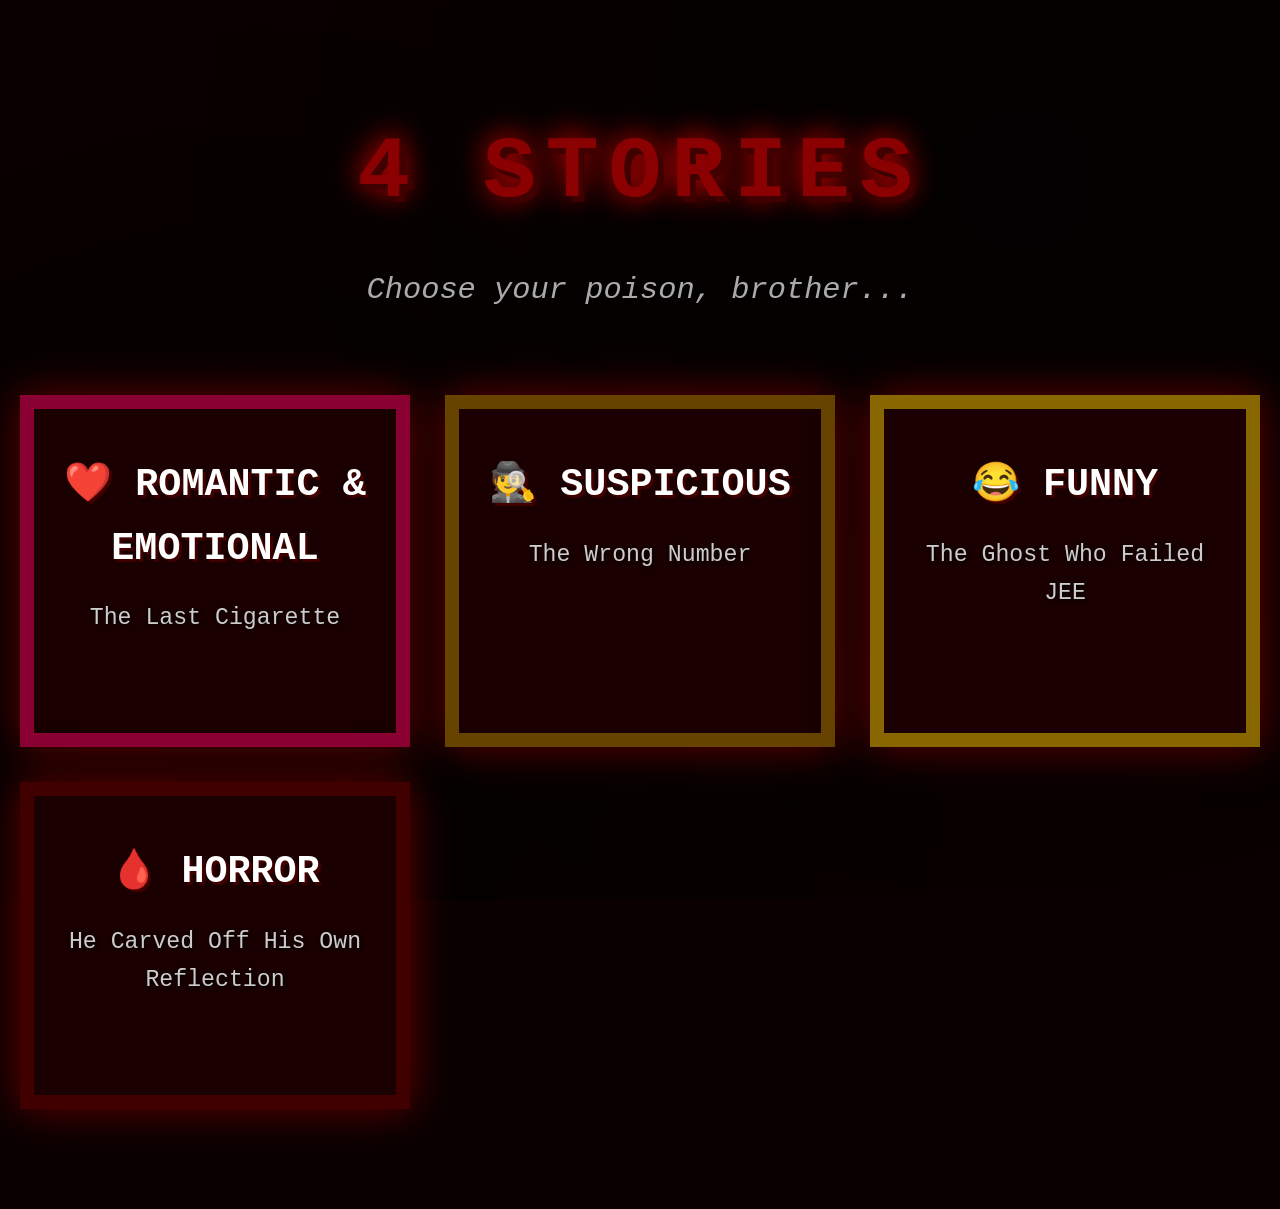
<file: index.html>
<!DOCTYPE html>
<html lang="en">
<head>
  <meta charset="UTF-8" />
  <meta name="viewport" content="width=device-width, initial-scale=1.0"/>
  <title>4 Stories</title>
  <link rel="stylesheet" href="styles.css">
</head>
<body>

<div id="homeScreen">
  <h1 class="main-title">4 STORIES</h1>
  <p class="subtitle">Choose your poison, brother...</p>
  
  <div class="cards">
    <div class="card romantic" onclick="goToStory('romantic.html')">
      <h2>❤️ ROMANTIC & EMOTIONAL</h2>
      <p>The Last Cigarette</p>
    </div>
    
    <div class="card suspicious" onclick="goToStory('suspicious.html')">
      <h2>🕵️ SUSPICIOUS</h2>
      <p>The Wrong Number</p>
    </div>
    
    <div class="card funny" onclick="goToStory('funny.html')">
      <h2>😂 FUNNY</h2>
      <p>The Ghost Who Failed JEE</p>
    </div>
    
    <div class="card horror" onclick="goToStory('horror.html')">
      <h2>🩸 HORROR</h2>
      <p>He Carved Off His Own Reflection</p>
    </div>
  </div>
</div>

<script src="script.js"></script>
</body>
</html>
</file>
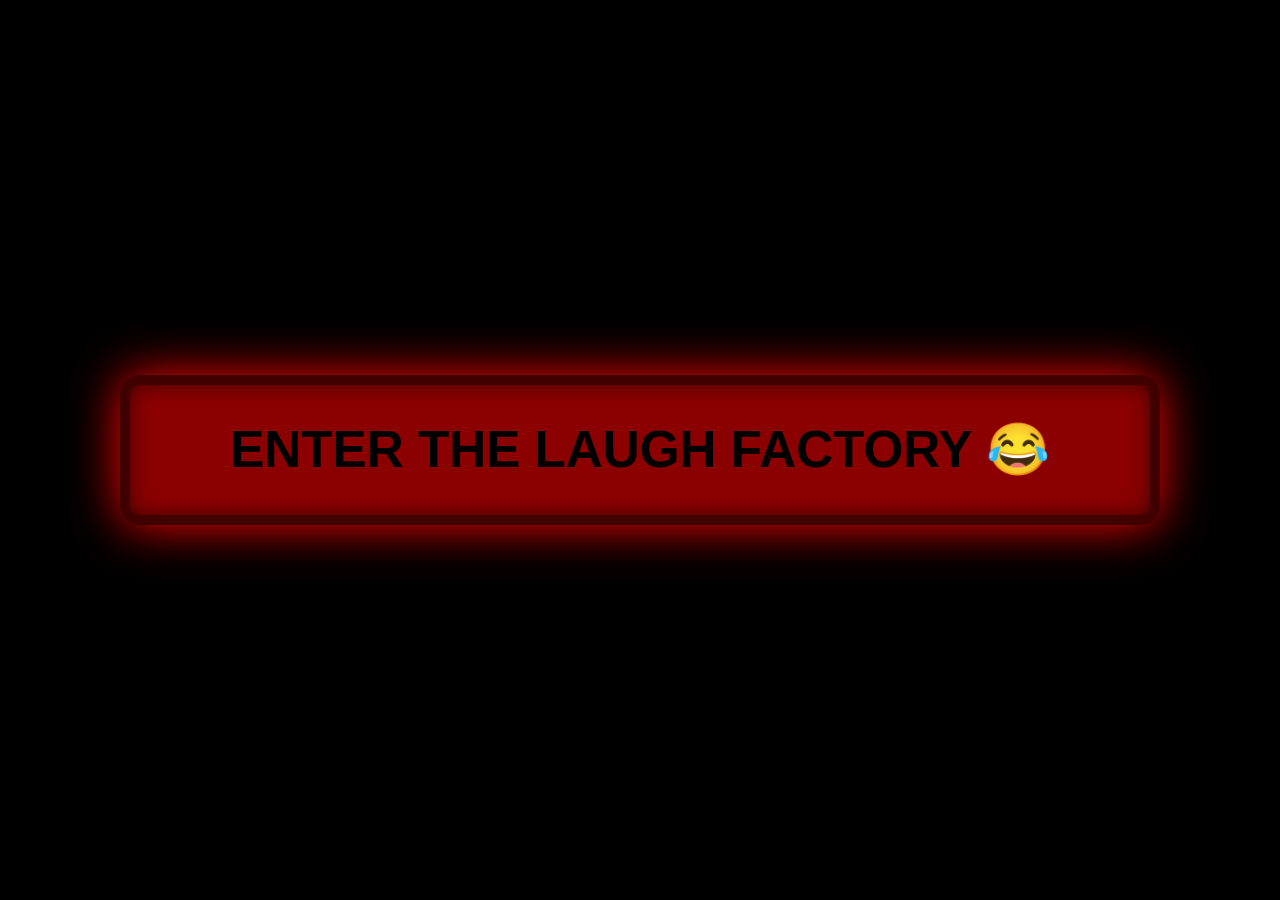
<file: funny.html>
<!DOCTYPE html>
<html lang="en">
<head>
  <meta charset="UTF-8" />
  <meta name="viewport" content="width=device-width, initial-scale=1.0"/>
  <title>The Ghost Who Failed JEE</title>
  <link rel="stylesheet" href="styles.css">
</head>
<body>

<div id="startScreen">
  <button id="enterBtn">ENTER THE LAUGH FACTORY 😂</button>
</div>

<div class="paper" id="content">
  <div class="tear tear1"></div>
  <div class="tear tear2"></div>

  <h1>THE GHOST WHO FAILED JEE</h1>

  <p>In the crumbling hostel of Kota, where dreams came to die and rank lists were written in tears, lived a boy named Aryan. He gave JEE 2024 with the confidence of a toppper and the preparation of a potato. Result? Rank 6,94,20,069. Even the AI counselling system laughed at him.</p>

  <p>That night he hanged himself from the ceiling fan using his Allen module as a noose. The fan, being as overworked as the students, broke immediately. Aryan died, but his ghost stayed behind — extremely pissed off and academically frustrated.</p>

  <p>Now every night at 3:33 AM he appears in random students’ rooms across India. He doesn’t scare them with blood or chains. No. He does something far worse.</p>

  <p>He sits on their bed and starts explaining Rotational Mechanics in the most boring voice possible while crying about his percentile.</p>

  <p>“Bhai… integration toh kar liya tha… phir bhi -4 aaya… tu bata na kya galti thi…”</p>

  <p>If you try to sleep, he starts solving previous year questions loudly. If you ignore him, he brings out his own answer sheet and makes you check it. The red marks are still wet with his tears.</p>

  <p>Last week he possessed a boy in Delhi who was watching reels at 4 AM. The boy woke up at 6 AM solving organic chemistry named reactions perfectly. His mother thought he had achieved enlightenment. In reality, Aryan had possessed him for 2 hours and forced him to study.</p>

  <p>The worst part? He only leaves when you promise to attempt at least one mock test the next day. Many students have started sleeping with their admit cards under the pillow as protection.</p>

  <p style="text-align:center; font-size:2rem; margin-top:5em; color:#400000;">
  Moral of the story: Fail karna bhi ek talent hai…<br>
  lekin uske baad bhi padhne nahi doge toh ghost ban ke aa jayega madarchod 😂🪦
  </p>

  <p style="text-align:center; color:#300000; margin-top:6em; font-size:1.8rem;">
  Ab bol…<br>
  Tera mock test kab hai?<br>
  Warna Aryan aa jayega tere room mein aaj raat… 😂
  </p>
</div>

<script src="script.js"></script>
</body>
</html>
</file>
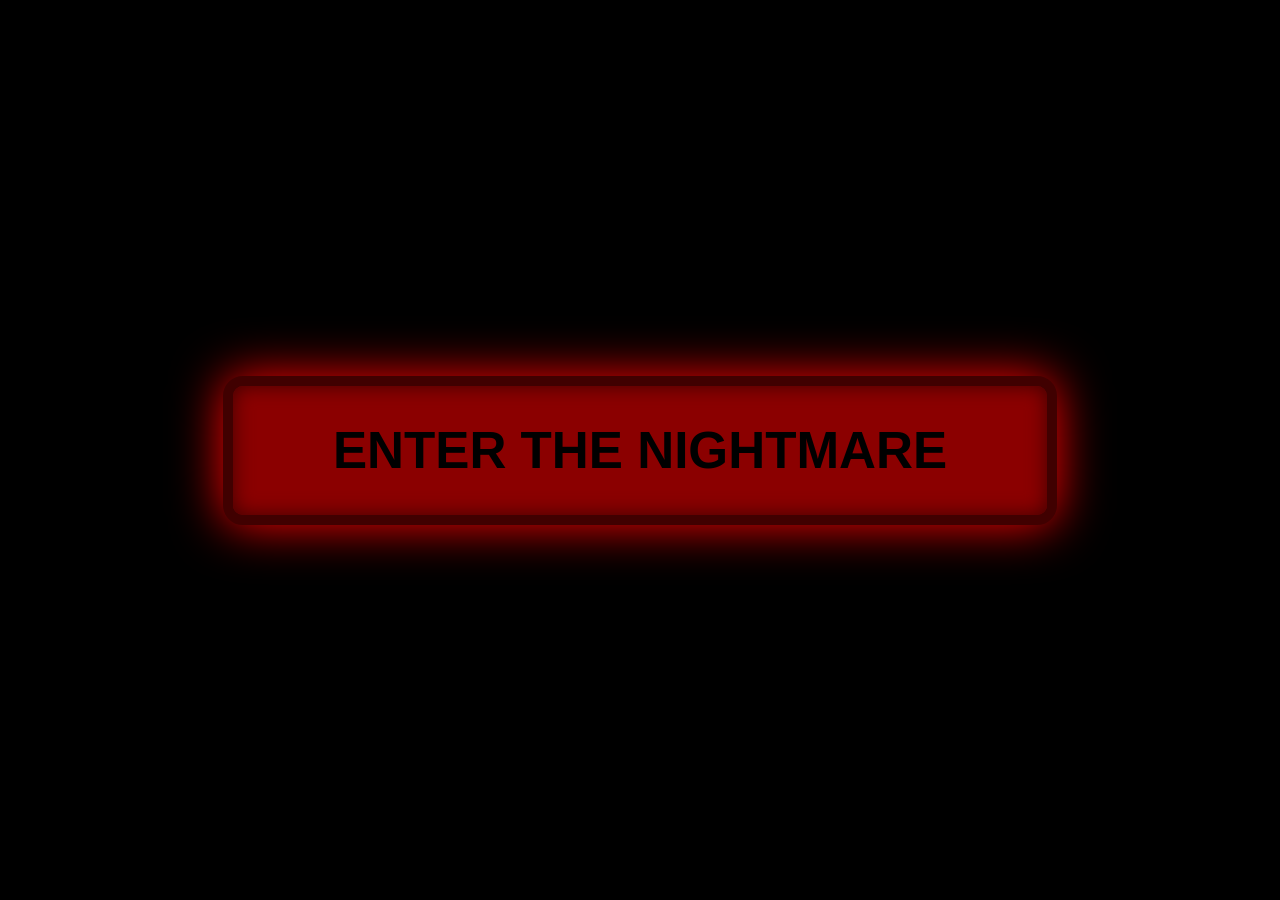
<file: horror.html>
<!DOCTYPE html>
<html lang="en">
<head>
  <meta charset="UTF-8" />
  <meta name="viewport" content="width=device-width, initial-scale=1.0"/>
  <title>He Carved Off His Own Reflection</title>
  <link rel="stylesheet" href="styles.css">
</head>
<body>

<audio id="creepySound" loop volume="0.28">
  <source src="https://assets.codepen.io/605876/horror-ambiance-low.mp3" type="audio/mpeg">
  Your browser doesn't support audio.
</audio>

<div id="startScreen">
  <button id="enterBtn">ENTER THE NIGHTMARE</button>
</div>

<div class="paper" id="content">
  <div class="tear tear1"></div>
  <div class="tear tear2"></div>
 
  <h1>HE CARVED OFF HIS OWN REFLECTION</h1>

  <p>Flat 203 was always dead silent. No lights past 10 PM, no deliveries, no visitors — just an eerie stillness. Most assumed it was vacant… until the scratching started. Every single night, at exactly 3:17 AM — a wet, slithering scrape, like flesh being peeled slowly.</p>

  <p>At first, people blamed rats in the pipes. Then came the smell — dense, rusty, *too human*. One morning, a folded piece of dried skin was found outside the lift. It was a human ear. Shrivelled. Nailed to the wall with a post, “**Still listening.**”</p>

  <p>They checked the hallway cameras. At 3:17 AM, the man in 203 walked out — naked, skin loose like draped curtains. His jaw was stitched open with cable wire. In one hand: a screwdriver with hair stuck to it. In the other: a piece of his own cheek wrapped in a napkin.</p>

  <p>He stood in front of the elevator mirror. Just smiling, blood dripping from his chin. He didn’t move for 57 minutes. Then, calmly, he turned and walked back into his flat. Like it was just part of his routine.</p>

  <p>Security sent two cops. They were inside for just 8 minutes. No report, no footage, no backup. One officer sat on the curb sobbing. The other requested a psych eval and tried to break his own gun a week later. Neither spoke about what they saw.</p>

  <p>Ten days later, the building’s water pressure dropped. Maintenance opened 203 to check the lines. They never got past the living room. The walls were padded in skin — dried, labelled with sickening precision: “Right Eyelid #3”, “Tongue”, “Scalp - May”.</p>

  <p>There was no furniture, no kitchen, no clothes. Only jars filled with preserved flesh — lips, toes, parts that should never leave a body. At the centre was a chair built from bones. One armrest had a human thumb nailed in place like a switch.</p>

  <p>In the bathroom, the mirror was shattered from the inside. Scratched onto the tiles with torn fingernails were the words:</p>

  <p style="font-style:italic; color:#400000; text-align:center; margin:3.5em 0; font-size:1.6rem; text-shadow:2px 2px 6px #000;">
  "I kept digging, hoping to find myself. Turns out, I was never real. He lives in the mirror. I'm just the meat."
  </p>

  <p>The mirror though? Somehow fully intact now. Perfect. Clean. Just one breath print appears there every night at 3:17 AM.</p>

  <p>To this day, every few months, someone in the building finds a small ziplock bag in the elevator. Inside it a strip of skin, neatly folded like origami.</p>

  <p>Flat 203 had become a living slaughterhouse that refused to die.</p>

  <p>The ziplock bags evolved. No more polite little skin strips. Now they arrived swollen, leaking, the plastic stretched thin over glistening wet meat. One Tuesday the lift doors slid open and a full human scalp tumbled out, hair still attached in bloody clumps, the underside crawling with tiny white maggots that had already begun chewing through the follicles. A folded note inside the bag, written in the same looping handwriting: “Still growing. Want yours next?”</p>

  <p>The building manager finally called a professional cleaning crew at 2:00 AM, thinking the smell had reached critical levels. Four men in hazmat suits entered. Only one came out — crawling on all fours, his suit ripped open from the inside. His belly had been sliced vertically from sternum to crotch; loops of steaming intestine dragged behind him like wet garden hoses, each coil labelled in black marker: “Jejunum – laughs too loud”, “Ileum – still jerks off to her pics”. Blood sprayed in rhythmic pulses from the severed mesenteric arteries every time his heart beat. He kept whispering the same thing over and over: “He’s wearing me… he’s wearing me from the inside…”</p>

  <p>Security footage from that night showed the other three cleaners inside the flat for exactly four minutes and twelve seconds. What the camera captured next made the officer who watched it vomit blood.</p>

  <p>The man from 203 was sitting naked on his bone chair, jaw still wired wide open, but now his entire face had been peeled off in one piece and draped over his own skull like a bloody Halloween mask. Raw muscle glistened under the fluorescent light — red, twitching, every fibre exposed. No eyelids, so his eyeballs bulged permanently, veins crawling across the sclera like red lightning. He held a rusty box cutter in one hand and his own detached face in the other, slowly stitching it onto the nearest cleaner’s head using the cleaner’s own Achilles tendon as thread.</p>

  <p>The second cleaner tried to run. The thing in 203 simply reached out, grabbed the man’s lower jaw, and ripped it downward in one brutal yank. The mandible tore free with a wet crack, taking the tongue, tonsils, and half the throat with it. Blood gushed in a thick arterial fountain, painting the skin-padded walls fresh crimson. The cleaner collapsed, gurgling, his exposed trachea flapping like a fish out of water while the creature calmly stuffed the severed jaw into a glass jar labelled “Spare parts – for when I get bored”.</p>

  <p>The third cleaner was still alive when they found him hours later — nailed to the bathroom wall by his own ribs, which had been broken and bent outward like grotesque wings. His abdominal cavity was completely hollowed out; every organ had been removed and arranged on the floor in neat rows. His cock and balls had been peeled like grapes and sewn onto the mirror frame as decoration, the scrotum stretched tight so the testicles dangled like Christmas ornaments, slowly dripping seminal fluid mixed with blood.</p>

  <p>And in the centre of it all, the mirror stood perfect. Pristine. Inside its reflection, the original man was no longer carving. He was fucking. He had impaled himself on a jagged shard of the old broken mirror, the glass dick-deep in his own rectum, blood and shit running down his thighs in thick rivulets while he thrust against his own reflection, smiling with that lipless, tooth-baring grin. Every thrust made fresh meat tear; every moan sprayed blood mist across the glass. The reflection smiled back wider, as if it was the one being fucked and loving every second of it.</p>

  <p>At exactly 3:17 AM the breath print appeared again — bigger this time, a full face pressed against the inside of the glass. And behind it, two bloody handprints slowly dragged downward, leaving streaks of meat and marrow.</p>

  <p>The last thing the surviving cleaner screamed before he bled out on the lobby floor was:</p>

  <p style="font-style:italic; color:#400000; text-align:center; margin:4em 0; font-size:1.9rem; text-shadow:3px 3px 8px #000;">
  “He’s not in the mirror anymore… he’s in all of us now.”
  </p>

  <p style="text-align:center; color:#300000; margin-top:7em; font-size:1.7rem;">
  …and he’s still carving.<br>
  Still wearing us.<br>
  Still smiling.<br>
  🩸🩸🩸🩸🩸
  </p>
</div>

<script src="script.js"></script>
</body>
</html>
</file>
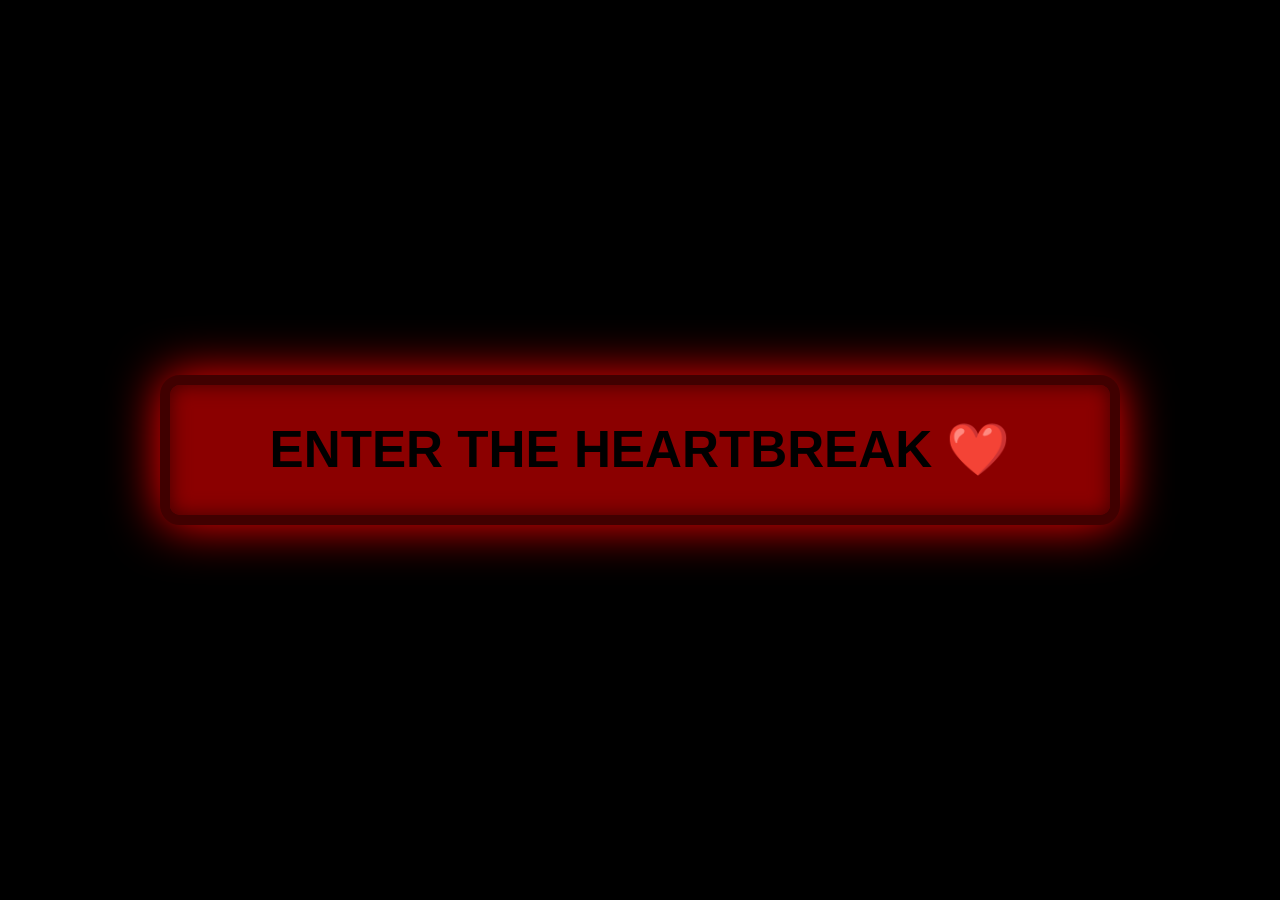
<file: romantic.html>
<!DOCTYPE html>
<html lang="en">
<head>
  <meta charset="UTF-8" />
  <meta name="viewport" content="width=device-width, initial-scale=1.0"/>
  <title>The Last Cigarette</title>
  <link rel="stylesheet" href="styles.css">
</head>
<body>

<audio id="storyAudio" loop volume="0.25">
  <source src="https://assets.codepen.io/605876/rain-ambience.mp3" type="audio/mpeg">
</audio>

<div id="startScreen">
  <button id="enterBtn">ENTER THE HEARTBREAK ❤️</button>
</div>

<div class="paper" id="content">
  <div class="tear tear1"></div>
  <div class="tear tear2"></div>

  <h1>THE LAST CIGARETTE</h1>

  <p>The rain had been falling for three days straight, turning the narrow lanes of old Mumbai into rivers of regret. I stood under the broken awning of the same chai tapri where we first met, a half-burnt cigarette between my fingers. It was our ritual — one cigarette, two people, endless promises.</p>

  <p>Her name was Aadhya. She had eyes like monsoon clouds and a laugh that could make even the most broken man believe in tomorrow. We were twenty-two when we fell in love. She wanted to become a writer. I wanted to become someone worthy of her words.</p>

  <p>For four years we built our little world in a 10x10 rented room in Andheri. We fought over burnt Maggi, laughed at stupid memes at 3 AM, and made love like the world was ending. She would trace my scars with her fingertips and whisper, “These are just stories waiting to be told.”</p>

  <p>Then came the diagnosis. Stage four. The doctors spoke in numbers and percentages, but all I heard was the sound of my future collapsing. She never cried in front of me. Instead, she started writing letters — one for every day she had left. I still have 187 of them, sealed in a metal box under our bed.</p>

  <p>The night she left, the rain was merciless. She held my hand with whatever strength remained in her frail body and said, “Promise me one thing… when you smoke our last cigarette, don’t cry. Just remember how beautifully we burned together.”</p>

  <p>I kept that promise for 312 days. Tonight is the 313th. The cigarette is the very last one from the pack we bought together on our third anniversary. My hands are shaking as I light it. The smoke curls up like her laughter used to.</p>

  <p style="font-style:italic; color:#400000; text-align:center; margin:4em 0; font-size:1.6rem;">
  “If love could be measured in cigarettes, ours would have burned the entire city down.”<br>
  — Aadhya, Letter #184
  </p>

  <p>I take the final drag, feeling the heat reach my fingertips. The rain continues to fall, washing away everything except the ache that refuses to leave. Somewhere in the distance, I swear I hear her laugh again — soft, teasing, full of love.</p>

  <p style="text-align:center; color:#300000; margin-top:6em; font-size:1.8rem;">
  Some fires don’t die.<br>
  They just learn to live inside your chest forever.<br>
  ❤️
  </p>
</div>

<script src="script.js"></script>
</body>
</html>
</file>
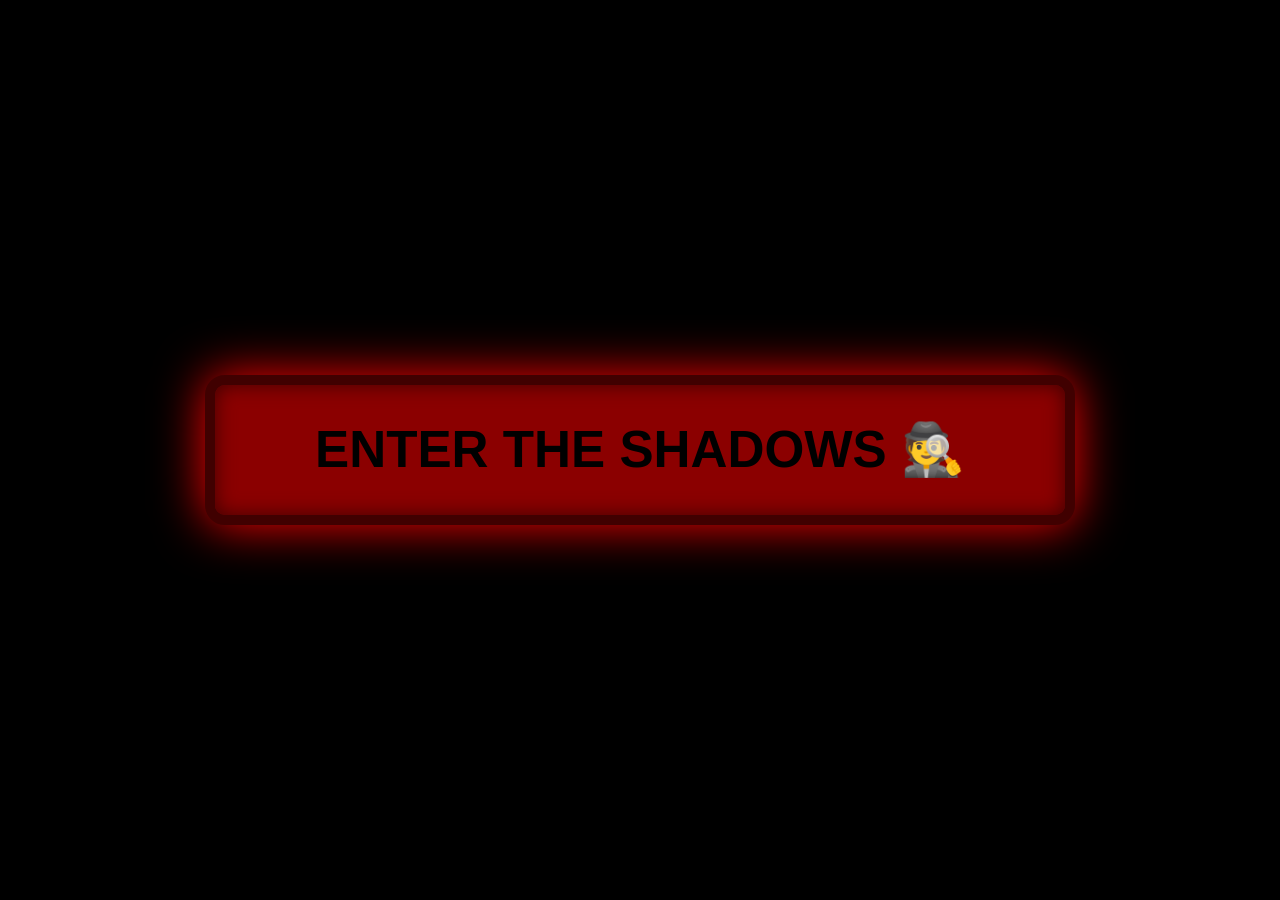
<file: suspicious.html>
<!DOCTYPE html>
<html lang="en">
<head>
  <meta charset="UTF-8" />
  <meta name="viewport" content="width=device-width, initial-scale=1.0"/>
  <title>The Wrong Number</title>
  <link rel="stylesheet" href="styles.css">
</head>
<body>

<div id="startScreen">
  <button id="enterBtn">ENTER THE SHADOWS 🕵️</button>
</div>

<div class="paper" id="content">
  <div class="tear tear1"></div>
  <div class="tear tear2"></div>

  <h1>THE WRONG NUMBER</h1>

  <p>It started with a single missed call at 2:47 AM. Unknown number. I ignored it. Then came the text: “Are you still awake?”</p>

  <p>I replied, thinking it was an old friend. “Who is this?”</p>

  <p>The reply was instant: “Someone who knows you’re alone right now. Your lights are still on. Third floor, left window.”</p>

  <p>My blood ran cold. I lived on the third floor. The left window was my bedroom. I looked outside. The street was empty. No one was there.</p>

  <p>For the next seventeen days, the messages never stopped. They knew what I ate for dinner, what show I was watching, even the exact time I brushed my teeth. Every detail was perfect. Too perfect.</p>

  <p>One night the message read: “You left the gas on again. Be careful, Rudra. Wouldn’t want you to burn before I get there.”</p>

  <p>I changed my number. Got a new SIM the very next morning. That same evening, a new text arrived from yet another unknown number: “Nice try. But I like the new number better. It suits you.”</p>

  <p>The messages started describing things that hadn’t happened yet. “Tomorrow at 6:12 PM you’ll drop your coffee on the white shirt you hate. Don’t wear it.” I wore it anyway. At exactly 6:12 PM, the cup slipped from my hand.</p>

  <p>Last night the final message came: “I’m tired of watching from afar. Tomorrow I’ll be inside the house. Leave the back door unlocked. We need to talk about why you never noticed me before.”</p>

  <p style="font-style:italic; color:#400000; text-align:center; margin:4em 0; font-size:1.7rem;">
  “I’ve been living in the walls for months now.<br>
  You just never listened closely enough.” 
  </p>

  <p>I sit here typing this with every light in the house on. The back door is locked. But I can hear soft breathing behind the wardrobe. Slow. Patient. Familiar.</p>

  <p style="text-align:center; color:#300000; margin-top:7em; font-size:1.7rem;">
  The phone just vibrated.<br>
  One new message.<br>
  “I’m already inside.”<br>
  🕵️
  </p>
</div>

<script src="script.js"></script>
</body>
</html>
</file>
<file: styles.css>
* { margin:0; padding:0; box-sizing:border-box; }

body {
  min-height:100vh;
  background:#0a0000;
  background-image: 
    url('https://images.unsplash.com/photo-1518709268805-4e9042af5921?auto=format&fit=crop&q=80&w=2000'),
    radial-gradient(circle at 20% 80%, #400000 0%, transparent 60%),
    radial-gradient(circle at 80% 20%, #300000 0%, transparent 70%);
  background-blend-mode: multiply;
  background-attachment: fixed;
  font-family:'Courier New', Courier, monospace;
  color:#ddd;
  line-height:1.65;
  overflow-y: auto;
}

#homeScreen {
  padding: 100px 20px;
  text-align: center;
}

.main-title {
  font-size: 5.5rem;
  color: #8b0000;
  text-shadow: 6px 6px 0 #400000, 0 0 30px #ff0000;
  margin-bottom: 20px;
  letter-spacing: 10px;
  text-transform: uppercase;
}

.subtitle {
  font-size: 1.9rem;
  margin-bottom: 80px;
  color: #aaa;
  font-style: italic;
}

.cards {
  display: grid;
  grid-template-columns: repeat(auto-fit, minmax(300px, 1fr));
  gap: 35px;
  max-width: 1300px;
  margin: 0 auto;
}

.card {
  background: #1a0000;
  border: 14px solid #400000;
  padding: 45px 25px;
  cursor: pointer;
  transition: all 0.4s ease;
  box-shadow: 0 0 40px rgba(139,0,0,0.7);
  height: 100%;
}

.card:hover {
  transform: scale(1.1) rotate(3deg);
  box-shadow: 0 0 80px #ff0000;
  border-color: #8b0000;
}

.card h2 {
  font-size: 2.4rem;
  margin-bottom: 18px;
  color: #fff;
  text-shadow: 3px 3px 0 #400000;
}

.card p {
  font-size: 1.45rem;
  color: #ccc;
}

.romantic { border-color: #8b0033; }
.suspicious { border-color: #664400; }
.funny { border-color: #886600; }
.horror { border-color: #400000; }

/* Paper style for story pages */
.paper { 
  max-width:1100px;
  margin:60px auto;
  background:#f5e6e6 url('https://images.unsplash.com/photo-1557683316-973673baf926?auto=format&fit=crop&q=80') center/cover;
  border:22px solid #2a0000;
  box-shadow:inset 0 0 140px rgba(0,0,0,0.98), 0 0 120px rgba(139,0,0,0.8);
  padding:100px 90px;
  position:relative;
  filter: contrast(1.25) brightness(0.85);
  display:none;
  overflow-y: visible;
}
.paper.visible { display:block; }

.tear {
  position:absolute;
  width:200px;
  height:340px;
  background:linear-gradient(to bottom, #8b0000, #400000);
  clip-path:polygon(0% 0%, 100% 0%, 95% 35%, 100% 75%, 65% 100%, 35% 85%, 0% 60%);
  opacity:0.75;
  filter:blur(4px);
}
.tear1 { top:-40px; left:8%; transform:rotate(18deg); }
.tear2 { bottom:-50px; right:12%; transform:rotate(-28deg); width:240px; }

h1 {
  color:#000;
  text-align:center;
  font-size:3.8rem;
  margin-bottom:80px;
  text-shadow:4px 4px 0 #8b0000, 8px 8px 0 #400000;
  letter-spacing:6px;
  text-transform:uppercase;
}

p {
  font-size:1.35rem;
  margin-bottom:2.2em;
  text-shadow:1px 1px 4px #000;
  color:#000;
}

#startScreen {
  position:fixed;
  inset:0;
  background:rgba(0,0,0,0.98);
  display:flex;
  align-items:center;
  justify-content:center;
  z-index:9999;
  transition:opacity 1s;
}
#startScreen.hidden { opacity:0; pointer-events:none; }

#enterBtn {
  padding:35px 100px;
  font-size:3.2rem;
  background:#8b0000;
  color:#000;
  border:10px solid #400000;
  border-radius:20px;
  cursor:pointer;
  box-shadow:0 0 50px #ff0000, inset 0 0 20px #400000;
  text-transform:uppercase;
  font-weight:bold;
  transition: all 0.4s;
}
#enterBtn:hover {
  background:#b22222;
  transform:scale(1.15);
  box-shadow:0 0 100px #ff0000;
}
</file>
